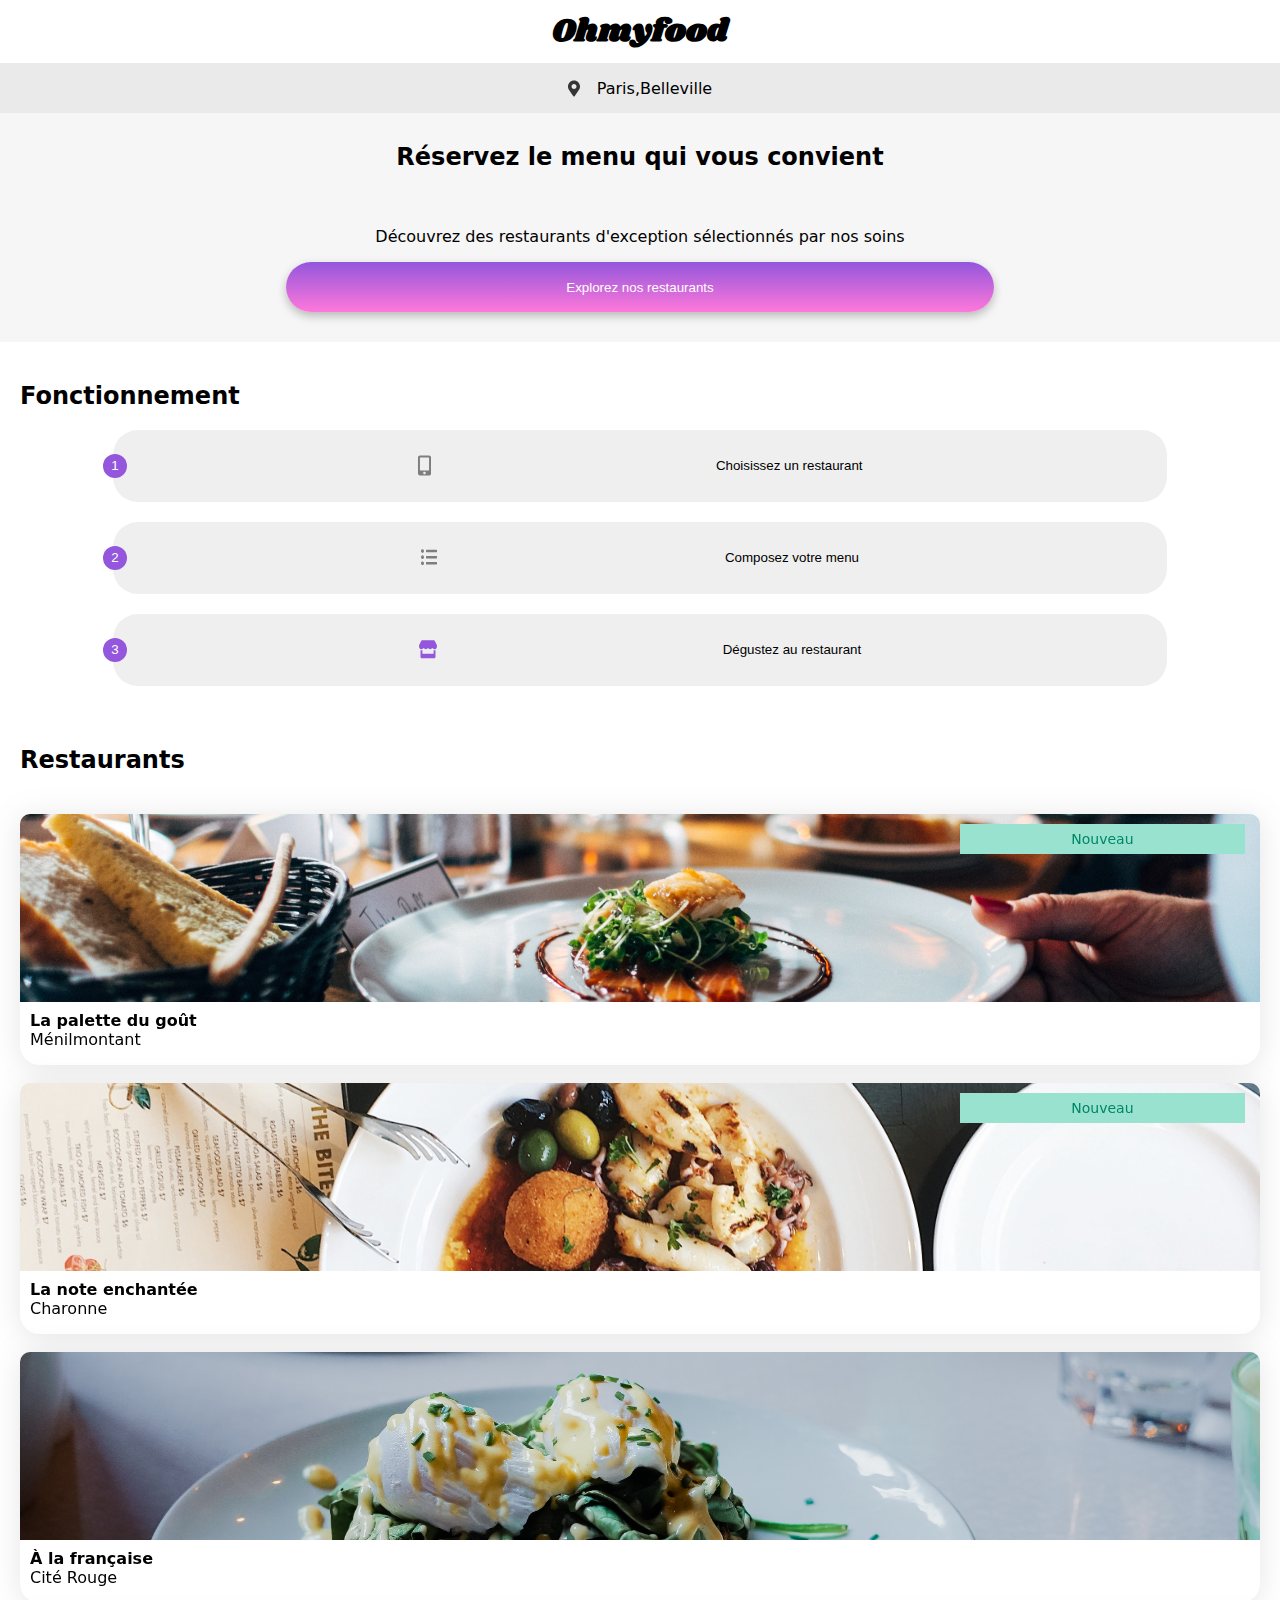
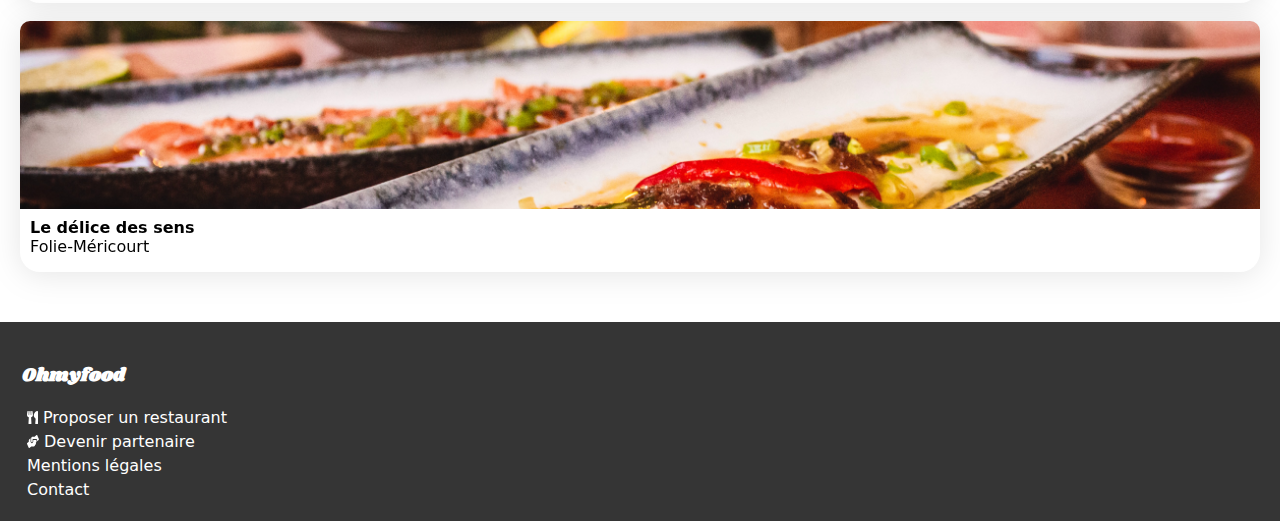
<file: index.html>
<!DOCTYPE html>
<html lang="fr">

<head>
    <meta charset="UTF-8">
    <meta name="viewport" content="width=device-width, initial-scale=1.0">
    <title>Oh-my-food</title>
    <link rel="preconnect" href="https://fonts.googleapis.com">
    <link rel="preconnect" href="https://fonts.gstatic.com" crossorigin>
    <link href="https://fonts.googleapis.com/css2?family=Raleway:wght@400;500;700&display=swap" rel="stylesheet">
    <link rel="stylesheet" href="https://cdnjs.cloudflare.com/ajax/libs/font-awesome/6.2.1/css/all.min.css"
        integrity="sha512-MV7K8+y+gLIBoVD59lQIYicR65iaqukzvf/nwasF0nqhPay5w/9lJmVM2hMDcnK1OnMGCdVK+iQrJ7lzPJQd1w=="
        crossorigin="anonymous" referrerpolicy="no-referrer" />
    <link rel="stylesheet" href="style.css">
    <link rel="stylesheet" href="https://cdnjs.cloudflare.com/ajax/libs/font-awesome/6.2.1/css/all.min.css" integrity="sha512-MV7K8+y+gLIBoVD59lQIYicR65iaqukzvf/nwasF0nqhPay5w/9lJmVM2hMDcnK1OnMGCdVK+iQrJ7lzPJQd1w==" crossorigin="anonymous" referrerpolicy="no-referrer">
</head>

<body>
    <div class="main">
        <header>
            <h1>Ohmyfood</h1>
        </header>
                <div class="localisation"><img class="logo-localisation" src="Images et textes Ohmyfood/images/logo/Pin.svg"> Paris,Belleville</div>

        <section class="titre">
            <h2>Réservez le menu qui vous convient</h2>
            <p>Découvrez des restaurants d'exception sélectionnés par nos soins</p>
            <a href=#liste-restaurants><button>Explorez nos restaurants</button></a>
        </section>

        <section class="accueil">
            <h2>Fonctionnement</h2>
            <div class="guide-d-etapes">
            <button><div class="numero">1</div><img src="Images et textes Ohmyfood/images/logo/mobile-screen-button.svg">Choisissez un restaurant</button>
            <button><div class="numero">2</div><img src="Images et textes Ohmyfood/images/logo/list-ul.svg">Composez votre menu</button>
            <button><div class="numero">3</div><img src="Images et textes Ohmyfood/images/logo/store.svg">Dégustez au restaurant</button>
            </div>
        </section>

        <section class="restaurants1">
            <h2>Restaurants</h2>
            <div id="liste-restaurants" class="liste-restaurants">
            <a href="palette-du-gout.html">
                <article class="card">
                    <div class="badge-nouveau">Nouveau</div>
                    <img class="images-restaurant" src="Images et textes Ohmyfood/images/restaurants/jay-wennington-N_Y88TWmGwA-unsplash.jpg" alt="Image de restaurant">
                    <div class="card-content">
                        <div class="card-txt">
                            <div class="description-restaurants">
                            <h3 class="card-title">La palette du goût</h3>
                            <p class="card-subtitle">Ménilmontant</p>
                            </div>
                            <div class="like"><i class=" fa-regular fa-heart coeur-vide"></i><i class="fa-heart fa-solid coeur-plein"></i></div>
                        </div>
                    </div>
                </article>
            </a>
            <a href="la-note-enchantee.html">
                <article class="card">
                    <div class="badge-nouveau">Nouveau</div>
                    <img class="images-restaurant" src="Images et textes Ohmyfood/images/restaurants/stil-u2Lp8tXIcjw-unsplash.jpg" alt="Image de restaurant">
                    <div class="card-content">
                        <div class="card-txt">
                            <div class="description-restaurants">
                            <h3 class="card-title">La note enchantée</h3>
                            <p class="card-subtitle">Charonne</p>
                            </div>
                            <div class="like"><i class=" fa-regular fa-heart coeur-vide"></i><i class="fa-heart fa-solid coeur-plein"></i></div>
                        </div>
                    </div>
                </article>
            </a>
            <a href="a-la-francaise.html">
                <article class="card">
                    <img class="images-restaurant" src="Images et textes Ohmyfood/images/restaurants/toa-heftiba-DQKerTsQwi0-unsplash.jpg" alt="Image de restaurant">
                    <div class="card-content">
                        <div class="card-txt">
                            <div class="description-restaurants">
                            <h3 class="card-title">À la française</h3>
                            <p class="card-subtitle">Cité Rouge</p>
                            </div>
                            <div class="like"><i class=" fa-regular fa-heart coeur-vide"></i><i class="fa-heart fa-solid coeur-plein"></i></div>
                        </div>
                    </div>
                </article>
            </a>
            <a href="delice-des-sens.html">
                <article class="card">
                    <img class="images-restaurant" src="Images et textes Ohmyfood/images/restaurants/louis-hansel-shotsoflouis-qNBGVyOCY8Q-unsplash.jpg" alt="Image de restaurant">
                    <div class="card-content">
                        <div class="card-txt">
                            <div class="description-restaurants">
                            <h3 class="card-title">Le délice des sens</h3>
                            <p class="card-subtitle">Folie-Méricourt</p>
                            </div>
                            <div class="like"><i class=" fa-regular fa-heart coeur-vide"></i><i class="fa-heart fa-solid coeur-plein"></i></div>
                        </div>
                    </div>
                </article>
            </a>
            </div>
        </section>

    </div>
        <footer>
            <h3>Ohmyfood</h3>
            <div>
                <p><img src="Images et textes Ohmyfood/images/logo/fourchette-couteau.svg">Proposer un restaurant</p>
                <p><img src="Images et textes Ohmyfood/images/logo/partenaires.svg">Devenir partenaire</p>
                <p>Mentions légales</p>
                <a class="contact" href="mailto:elyesbenguirat@gmail.com">Contact</a>
            </div>
        </footer>
</body>
</file>
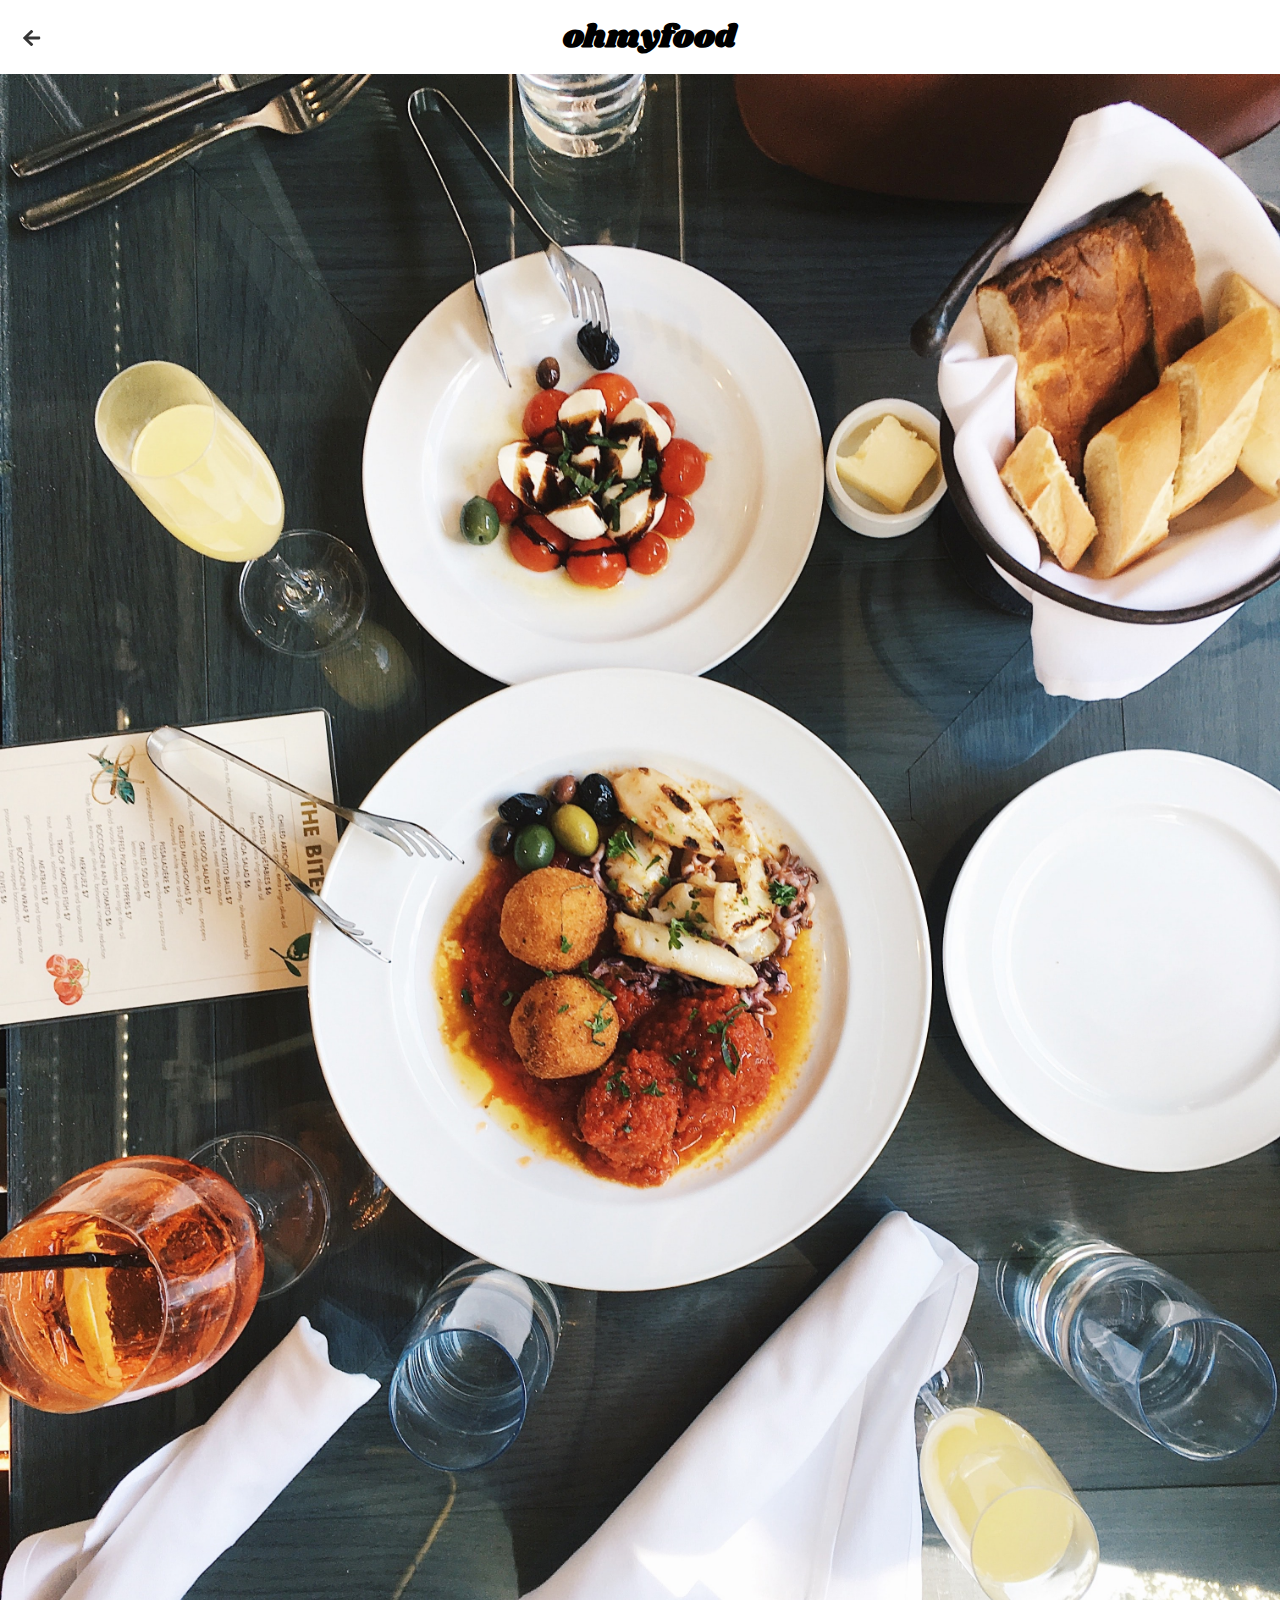
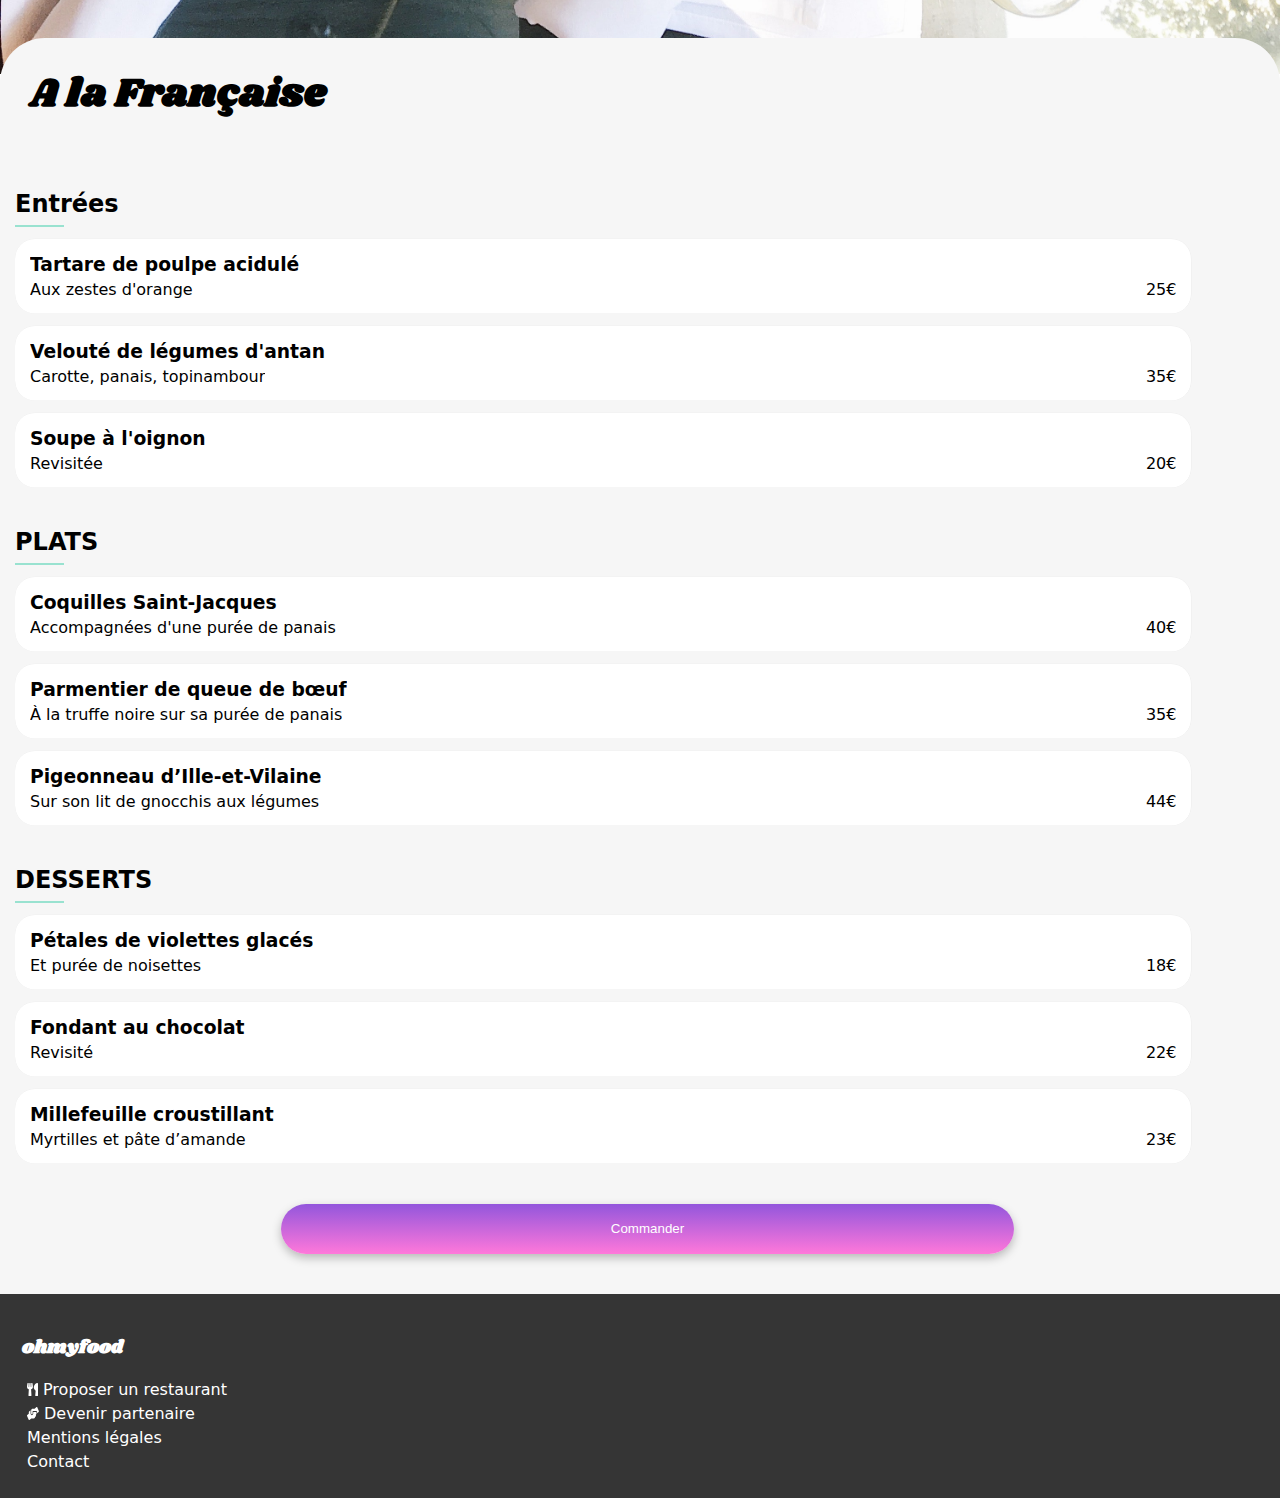
<file: a-la-francaise.html>
<!DOCTYPE html>
<html lang="fr">

<head>
    <meta charset="UTF-8">
    <meta name="viewport" content="width=device-width, initial-scale=1.0">
    <title>Oh-my-food</title>
    <link rel="preconnect" href="https://fonts.googleapis.com">
    <link rel="preconnect" href="https://fonts.gstatic.com" crossorigin>
    <link href="https://fonts.googleapis.com/css2?family=Raleway:wght@400;500;700&display=swap" rel="stylesheet">
    <link rel="stylesheet" href="https://cdnjs.cloudflare.com/ajax/libs/font-awesome/6.2.1/css/all.min.css"
        integrity="sha512-MV7K8+y+gLIBoVD59lQIYicR65iaqukzvf/nwasF0nqhPay5w/9lJmVM2hMDcnK1OnMGCdVK+iQrJ7lzPJQd1w=="
        crossorigin="anonymous" referrerpolicy="no-referrer" />
    <link rel="stylesheet" href="style2.css">
    <link href="https://fonts.google.com/share?selection.family=Shrikhand">
</head>

<body>
    <div class="main">
        <header>
            <a class="retour" href="index.html"><img src="Images et textes Ohmyfood/images/logo/GoBack.svg"></a>
            <div class="titre-d-entete">
            <h1>ohmyfood</h1>
            </div>
        </header>
        <section class="image-de-fond">
            <img src="Images et textes Ohmyfood/images/restaurants/stil-u2Lp8tXIcjw-unsplash.jpg">
        </section>
        <section class="menu">
            <div class="titre">
                <h1>A la Française</h1>
                <div class="like"><i class=" fa-regular fa-heart coeur-vide"></i><i class="fa-heart fa-solid coeur-plein"></i></div>
            </div>
            <article class="entrees">
                <div class="text-underline"><h2>Entrées</h2></div>
                <div class="cartes-menu">
                    <div class="description-commande">
                        <div class="description">
                            <h3>Tartare de poulpe acidulé</h3>
                            <p>Aux zestes d'orange</p>
                        </div>
                        <div class="prix-et-validation">
                            <p>25€</p>
                            <div class="bouton-selection"><img src="Images et textes Ohmyfood/images/logo/Select button.svg"></div>
                        </div>
                    </div>
                    <div class="description-commande">
                        <div class="description">
                            <h3>Velouté de légumes d'antan</h3>
                            <p>Carotte, panais, topinambour</p>
                        </div>
                        <div class="prix-et-validation">
                            <p>35€</p>
                            <div class="bouton-selection"><img src="Images et textes Ohmyfood/images/logo/Select button.svg"></div>
                        </div>
                    </div>
                    <div class="description-commande">
                        <div class="description">
                            <h3>Soupe à l'oignon</h3>
                            <p>Revisitée</p>
                        </div>
                        <div class="prix-et-validation">
                            <p>20€</p>
                            <div class="bouton-selection"><img src="Images et textes Ohmyfood/images/logo/Select button.svg"></div>
                        </div>
                    </div>
                </div>
            </article>
            <article class="plats">
                <div class="text-underline"><h2>PLATS</h2></div>
                <div class="cartes-menu">
                    <div class="description-commande">
                        <div class="description">
                            <h3>Coquilles Saint-Jacques</h3>
                            <p>Accompagnées d'une purée de panais</p>
                        </div>        
                        <div class="prix-et-validation">
                            <p>40€</p>
                            <div class="bouton-selection"><img src="Images et textes Ohmyfood/images/logo/Select button.svg"></div>
                        </div>
                    </div>
                    <div class="description-commande">
                        <div class="description">
                            <h3>Parmentier de queue de bœuf</h3>
                            <p>À la truffe noire sur sa purée de panais</p>
                        </div>
                        <div class="prix-et-validation">
                            <p>35€</p>
                            <div class="bouton-selection"><img src="Images et textes Ohmyfood/images/logo/Select button.svg"></div>
                        </div>
                    </div>
                    <div class="description-commande">
                        <div class="description">
                            <h3>Pigeonneau d’Ille-et-Vilaine</h3>
                            <p>Sur son lit de gnocchis aux légumes</p>
                        </div>
                        <div class="prix-et-validation">
                            <p>44€</p>
                            <div class="bouton-selection"><img src="Images et textes Ohmyfood/images/logo/Select button.svg"></div>
                        </div>
                    </div>
                </div>
            </article>
        
            <article class="desserts">
                <div class="text-underline"><h2>DESSERTS</h2></div>
                <div class="cartes-menu">
                    <div class="description-commande">
                        <div class="description">
                            <h3>Pétales de violettes glacés</h3>
                            <p>Et purée de noisettes</p>
                        </div>
                        <div class="prix-et-validation">
                            <p>18€</p>
                            <div class="bouton-selection"><img src="Images et textes Ohmyfood/images/logo/Select button.svg"></div>
                        </div>
                    </div>
                    <div class="description-commande">
                        <div class="description">
                            <h3>Fondant au chocolat</h3>
                            <p>Revisité</p>
                        </div>
                        <div class="prix-et-validation">
                            <p>22€</p>
                            <div class="bouton-selection"><img src="Images et textes Ohmyfood/images/logo/Select button.svg"></div>
                        </div>
                    </div>
                    <div class="description-commande">
                        <div class="description">
                            <h3>Millefeuille croustillant</h3>
                            <p>Myrtilles et pâte d’amande</p>
                        </div>
                        <div class="prix-et-validation">
                            <p>23€</p>
                            <div class="bouton-selection"><img src="Images et textes Ohmyfood/images/logo/Select button.svg"></div>
                        </div>
                    </div>
                </div>
            </article>
            <div class="commander"><button class="bouton-commande">Commander</button></div>
        </section>
        <footer>
            <h3>ohmyfood</h3>
            <div>
                <p><img src="Images et textes Ohmyfood/images/logo/fourchette-couteau.svg">Proposer un restaurant</p>
                <p><img src="Images et textes Ohmyfood/images/logo/partenaires.svg">Devenir partenaire</p>
                <p>Mentions légales</p>
                <a class="contact" href="mailto:elyesbenguirat@gmail.com">Contact</a>
            </div>
        </footer>
        
    </div>
</body>
</file>
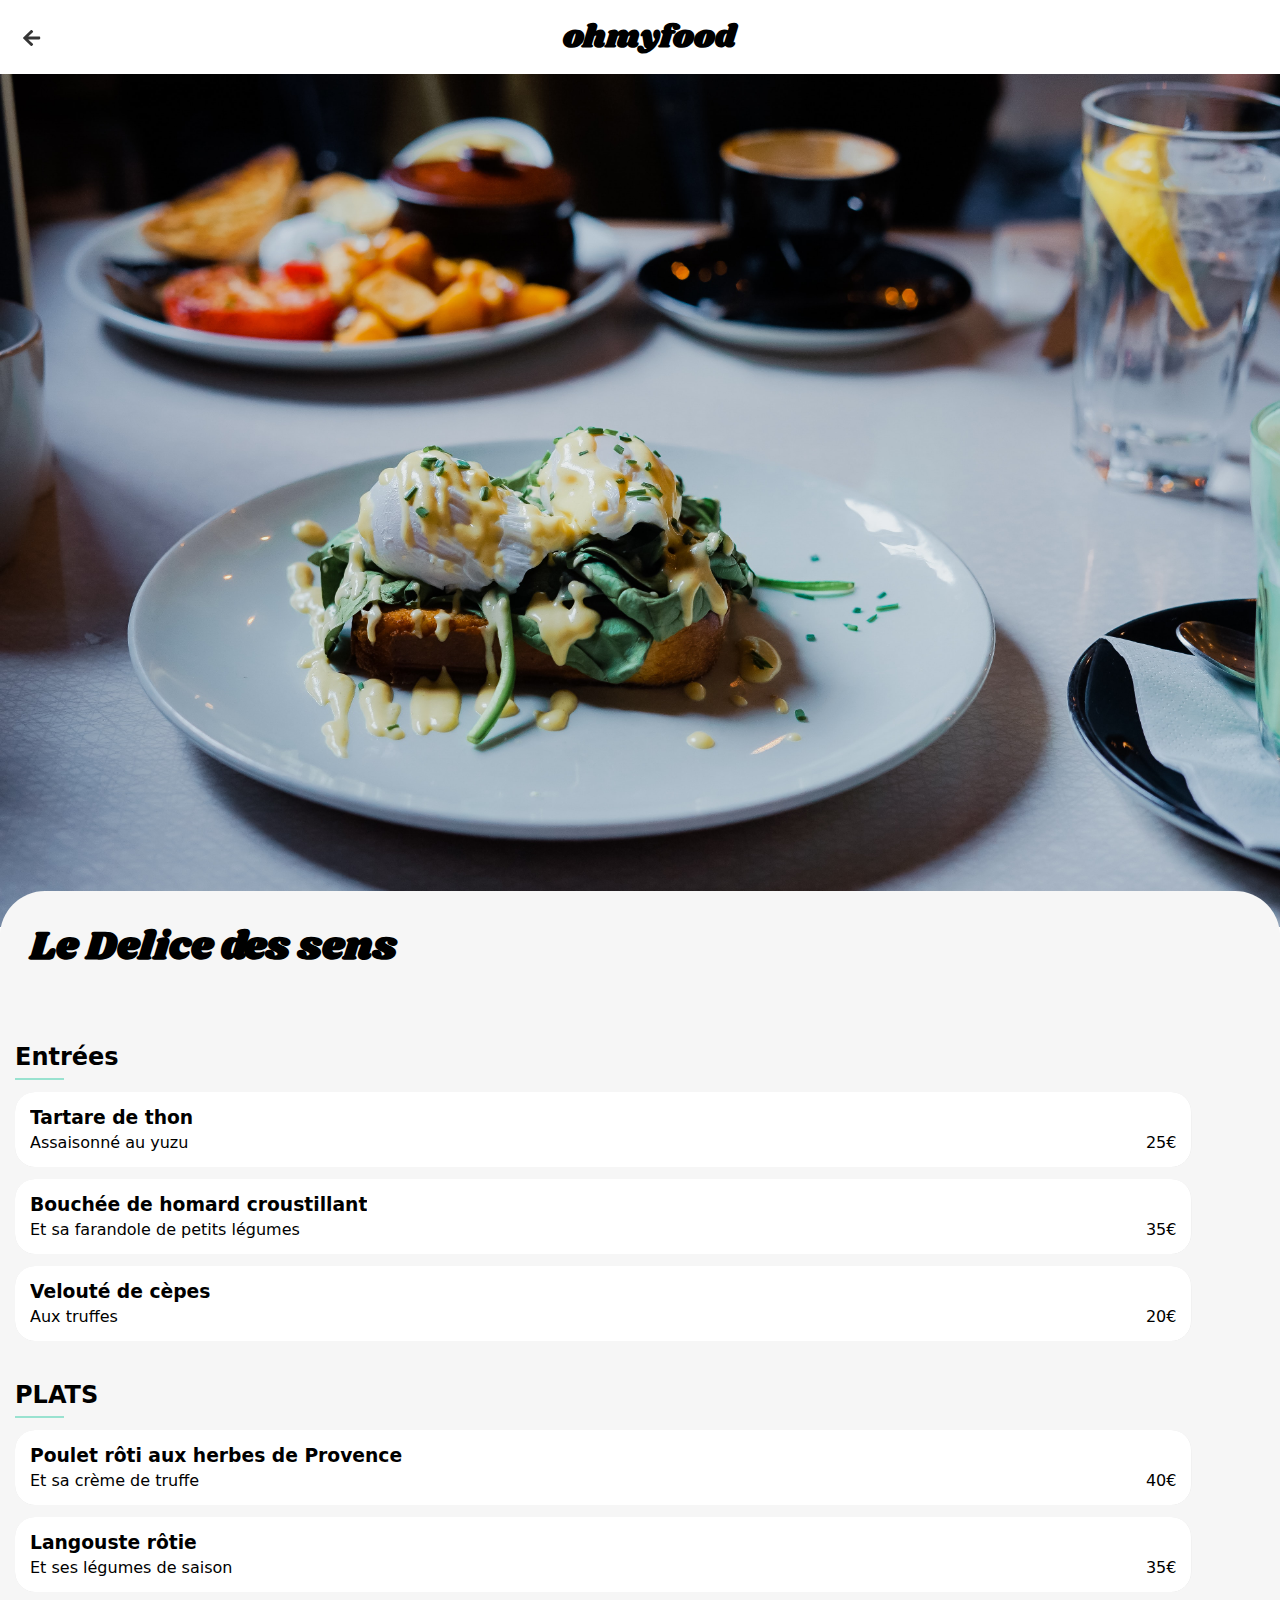
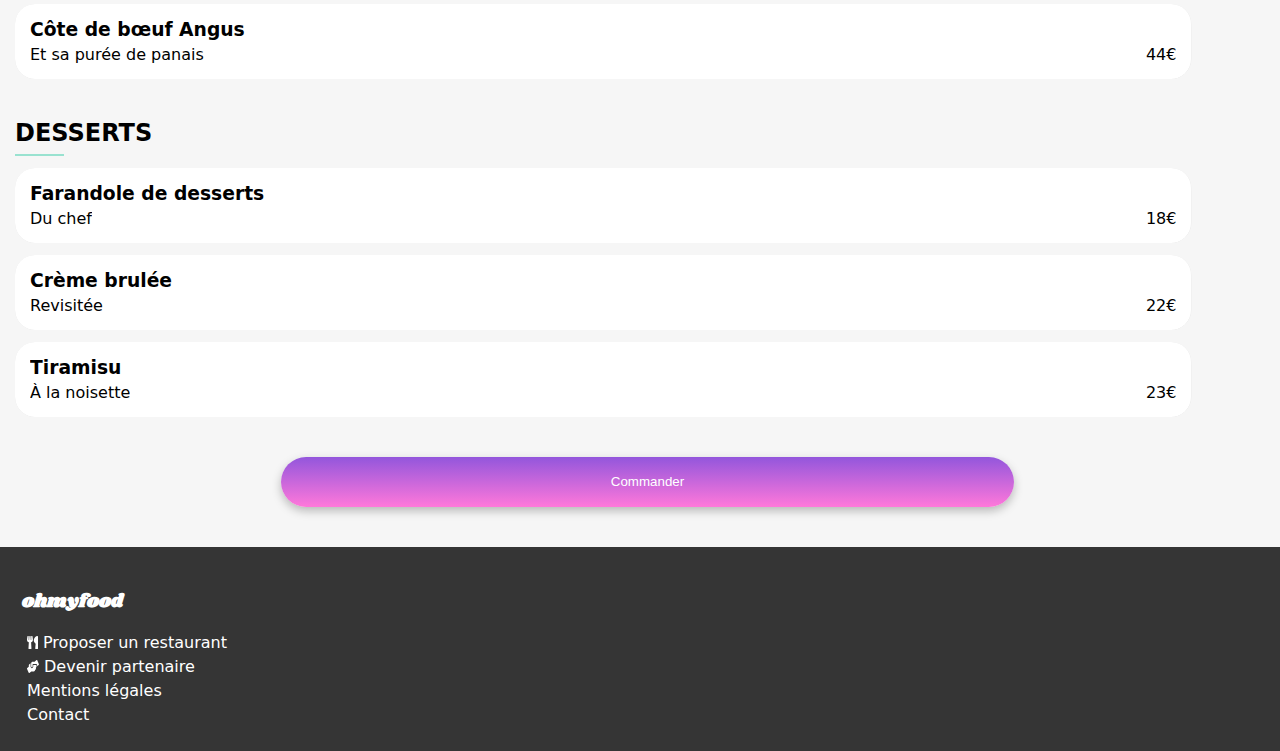
<file: delice-des-sens.html>
<!DOCTYPE html>
<html lang="fr">

<head>
    <meta charset="UTF-8">
    <meta name="viewport" content="width=device-width, initial-scale=1.0">
    <title>Oh-my-food</title>
    <link rel="preconnect" href="https://fonts.googleapis.com">
    <link rel="preconnect" href="https://fonts.gstatic.com" crossorigin>
    <link href="https://fonts.googleapis.com/css2?family=Raleway:wght@400;500;700&display=swap" rel="stylesheet">
    <link rel="stylesheet" href="https://cdnjs.cloudflare.com/ajax/libs/font-awesome/6.2.1/css/all.min.css"
        integrity="sha512-MV7K8+y+gLIBoVD59lQIYicR65iaqukzvf/nwasF0nqhPay5w/9lJmVM2hMDcnK1OnMGCdVK+iQrJ7lzPJQd1w=="
        crossorigin="anonymous" referrerpolicy="no-referrer" />
    <link rel="stylesheet" href="style2.css">
    <link href="https://fonts.google.com/share?selection.family=Shrikhand">
</head>

<body>
    <div class="main">
        <header>
            <a class="retour" href="index.html"><img src="Images et textes Ohmyfood/images/logo/GoBack.svg"></a>
            <div class="titre-d-entete">
            <h1>ohmyfood</h1>
            </div>
        </header>
        <section class="image-de-fond">
            <img src="Images et textes Ohmyfood/images/restaurants/toa-heftiba-DQKerTsQwi0-unsplash.jpg">
        </section>
        <section class="menu">
            <div class="titre">
                <h1>Le Delice des sens</h1>
                <div class="like"><i class=" fa-regular fa-heart coeur-vide"></i><i class="fa-heart fa-solid coeur-plein"></i></div>
            </div>
            <article class="entrees">
                <div class="text-underline"><h2>Entrées</h2></div>
                <div class="cartes-menu">
                    <div class="description-commande">
                        <div class="description">
                            <h3>Tartare de thon</h3>
                            <p>Assaisonné au yuzu</p>
                        </div>
                        <div class="prix-et-validation">
                            <p>25€</p>
                            <div class="bouton-selection"><img src="Images et textes Ohmyfood/images/logo/Select button.svg"></div>
                        </div>
                    </div>
                    <div class="description-commande">
                        <div class="description">
                            <h3>Bouchée de homard croustillant</h3>
                            <p>Et sa farandole de petits légumes</p>
                        </div>
                        <div class="prix-et-validation">
                            <p>35€</p>
                            <div class="bouton-selection"><img src="Images et textes Ohmyfood/images/logo/Select button.svg"></div>
                        </div>
                    </div>
                    <div class="description-commande">
                        <div class="description">
                            <h3>Velouté de cèpes</h3>
                            <p>Aux truffes</p>
                        </div>
                        <div class="prix-et-validation">
                            <p>20€</p>
                            <div class="bouton-selection"><img src="Images et textes Ohmyfood/images/logo/Select button.svg"></div>
                        </div>
                    </div>
                </div>
            </article>
            <article class="plats">
                <div class="text-underline"><h2>PLATS</h2></div>
                <div class="cartes-menu">
                    <div class="description-commande">
                        <div class="description">
                            <h3>Poulet rôti aux herbes de Provence</h3>
                            <p>Et sa crème de truffe</p>
                        </div>        
                        <div class="prix-et-validation">
                            <p>40€</p>
                            <div class="bouton-selection"><img src="Images et textes Ohmyfood/images/logo/Select button.svg"></div>
                        </div>
                    </div>
                    <div class="description-commande">
                        <div class="description">
                            <h3>Langouste rôtie</h3>
                            <p>Et ses légumes de saison</p>
                        </div>
                        <div class="prix-et-validation">
                            <p>35€</p>
                            <div class="bouton-selection"><img src="Images et textes Ohmyfood/images/logo/Select button.svg"></div>
                        </div>
                    </div>
                    <div class="description-commande">
                        <div class="description">
                            <h3>Côte de bœuf Angus</h3>
                            <p>Et sa purée de panais</p>
                        </div>
                        <div class="prix-et-validation">
                            <p>44€</p>
                            <div class="bouton-selection"><img src="Images et textes Ohmyfood/images/logo/Select button.svg"></div>
                        </div>
                    </div>
                </div>
            </article>
        
            <article class="desserts">
                <div class="text-underline"><h2>DESSERTS</h2></div>
                <div class="cartes-menu">
                    <div class="description-commande">
                        <div class="description">
                            <h3>Farandole de desserts</h3>
                            <p>Du chef</p>
                        </div>
                        <div class="prix-et-validation">
                            <p>18€</p>
                            <div class="bouton-selection"><img src="Images et textes Ohmyfood/images/logo/Select button.svg"></div>
                        </div>
                    </div>
                    <div class="description-commande">
                        <div class="description">
                            <h3>Crème brulée</h3>
                            <p>Revisitée</p>
                        </div>
                        <div class="prix-et-validation">
                            <p>22€</p>
                            <div class="bouton-selection"><img src="Images et textes Ohmyfood/images/logo/Select button.svg"></div>
                        </div>
                    </div>
                    <div class="description-commande">
                        <div class="description">
                            <h3>Tiramisu</h3>
                            <p>À la noisette</p>
                        </div>
                        <div class="prix-et-validation">
                            <p>23€</p>
                            <div class="bouton-selection"><img src="Images et textes Ohmyfood/images/logo/Select button.svg"></div>
                        </div>
                    </div>
                </div>
            </article>
            <div class="commander"><button class="bouton-commande">Commander</button></div>
        </section>
        <footer>
            <h3>ohmyfood</h3>
            <div>
                <p><img src="Images et textes Ohmyfood/images/logo/fourchette-couteau.svg">Proposer un restaurant</p>
                <p><img src="Images et textes Ohmyfood/images/logo/partenaires.svg">Devenir partenaire</p>
                <p>Mentions légales</p>
                <a class="contact" href="mailto:elyesbenguirat@gmail.com">Contact</a>
            </div>
        </footer>
        
    </div>
</body>
</file>
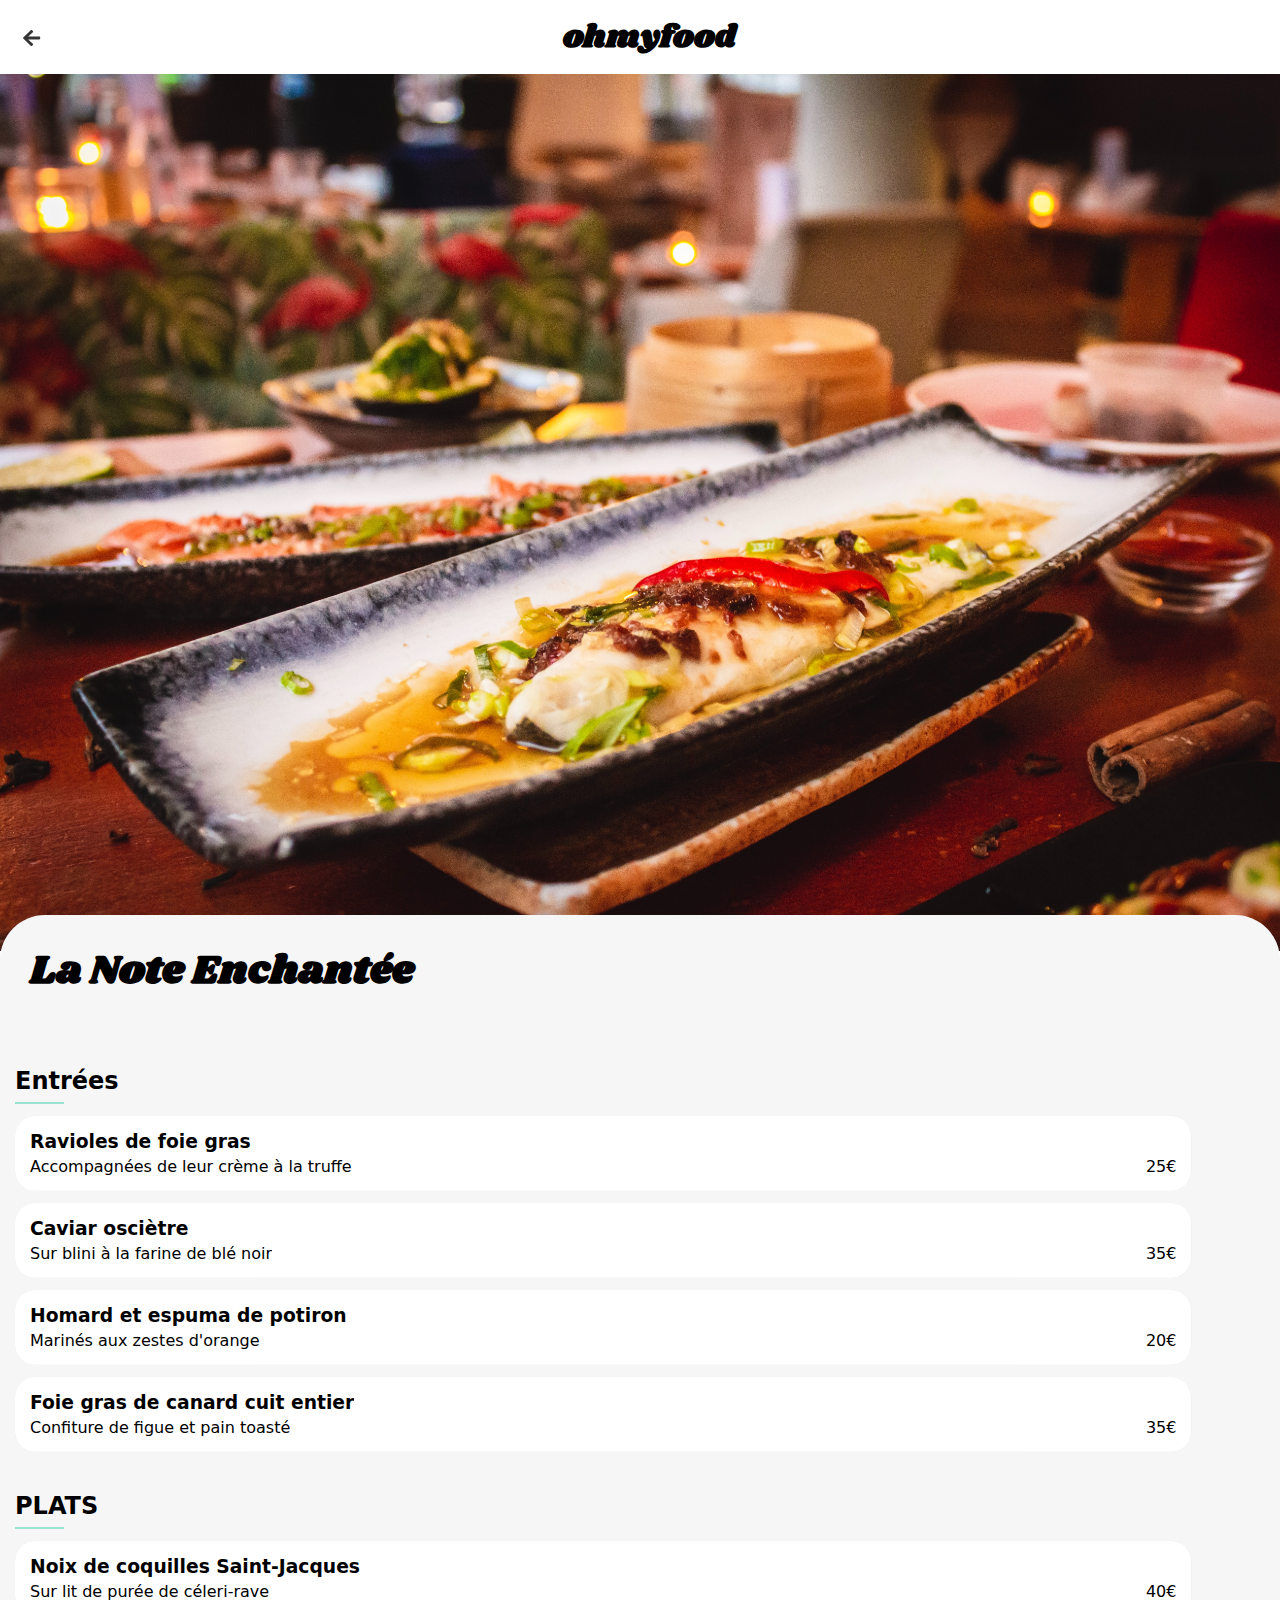
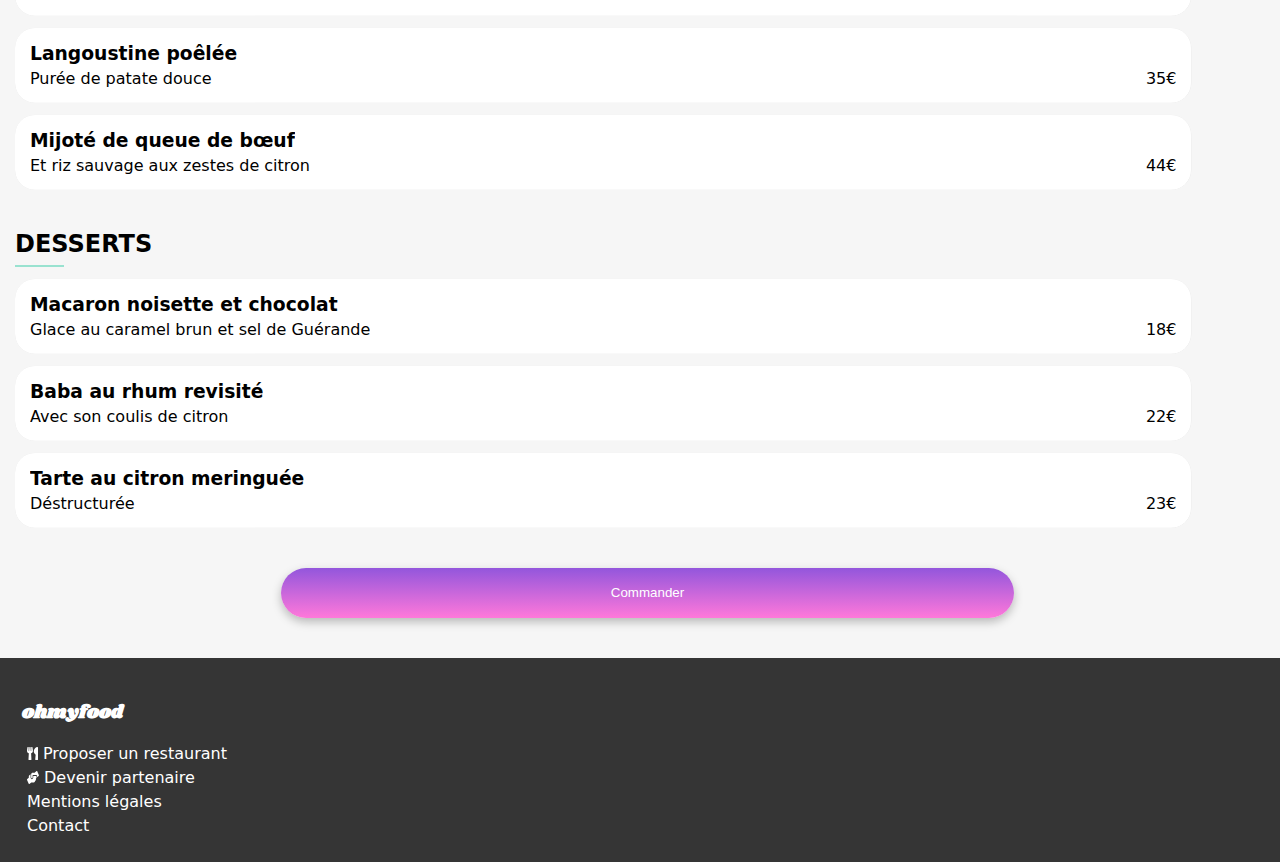
<file: la-note-enchantee.html>
<!DOCTYPE html>
<html lang="fr">

<head>
    <meta charset="UTF-8">
    <meta name="viewport" content="width=device-width, initial-scale=1.0">
    <title>Oh-my-food</title>
    <link rel="preconnect" href="https://fonts.googleapis.com">
    <link rel="preconnect" href="https://fonts.gstatic.com" crossorigin>
    <link href="https://fonts.googleapis.com/css2?family=Raleway:wght@400;500;700&display=swap" rel="stylesheet">
    <link rel="stylesheet" href="https://cdnjs.cloudflare.com/ajax/libs/font-awesome/6.2.1/css/all.min.css"
        integrity="sha512-MV7K8+y+gLIBoVD59lQIYicR65iaqukzvf/nwasF0nqhPay5w/9lJmVM2hMDcnK1OnMGCdVK+iQrJ7lzPJQd1w=="
        crossorigin="anonymous" referrerpolicy="no-referrer" />
    <link rel="stylesheet" href="style2.css">
    <link href="https://fonts.google.com/share?selection.family=Shrikhand">
</head>

<body>
    <div class="main">
        <header>
            <a class="retour" href="index.html"><img src="Images et textes Ohmyfood/images/logo/GoBack.svg"></a>
            <div class="titre-d-entete">
            <h1>ohmyfood</h1>
            </div>
        </header>
        <section class="image-de-fond">
            <img src="Images et textes Ohmyfood/images/restaurants/louis-hansel-shotsoflouis-qNBGVyOCY8Q-unsplash.jpg">
        </section>
        <section class="menu">
            <div class="titre">
                <h1>La Note Enchantée</h1>
                <div class="like"><i class=" fa-regular fa-heart coeur-vide"></i><i class="fa-heart fa-solid coeur-plein"></i></div>
            </div>
            <article class="entrees">
                <div class="text-underline"><h2>Entrées</h2></div>
                <div class="cartes-menu">
                    <div class="description-commande">
                        <div class="description">
                            <h3>Ravioles de foie gras</h3>
                            <p>Accompagnées de leur crème à la truffe</p>
                        </div>
                        <div class="prix-et-validation">
                            <p>25€</p>
                            <div class="bouton-selection"><img src="Images et textes Ohmyfood/images/logo/Select button.svg"></div>
                        </div>
                    </div>
                    <div class="description-commande">
                        <div class="description">
                            <h3>Caviar osciètre</h3>
                            <p>Sur blini à la farine de blé noir</p>
                        </div>
                        <div class="prix-et-validation">
                            <p>35€</p>
                            <div class="bouton-selection"><img src="Images et textes Ohmyfood/images/logo/Select button.svg"></div>
                        </div>
                    </div>
                    <div class="description-commande">
                        <div class="description">
                            <h3>Homard et espuma de potiron</h3>
                            <p>Marinés aux zestes d'orange</p>
                        </div>
                        <div class="prix-et-validation">
                            <p>20€</p>
                            <div class="bouton-selection"><img src="Images et textes Ohmyfood/images/logo/Select button.svg"></div>
                        </div>
                    </div>
                    <div class="description-commande">
                        <div class="description">
                            <h3>Foie gras de canard cuit entier</h3>
                            <p>Confiture de figue et pain toasté</p>
                        </div>
                        <div class="prix-et-validation">
                            <p>35€</p>
                            <div class="bouton-selection"><img src="Images et textes Ohmyfood/images/logo/Select button.svg"></div>
                        </div>
                    </div>
                </div>
            </article>
            <article class="plats">
                <div class="text-underline"><h2>PLATS</h2></div>
                <div class="cartes-menu">
                    <div class="description-commande">
                        <div class="description">
                            <h3>Noix de coquilles Saint-Jacques</h3>
                            <p>Sur lit de purée de céleri-rave</p>
                        </div>        
                        <div class="prix-et-validation">
                            <p>40€</p>
                            <div class="bouton-selection"><img src="Images et textes Ohmyfood/images/logo/Select button.svg"></div>
                        </div>
                    </div>
                    <div class="description-commande">
                        <div class="description">
                            <h3>Langoustine poêlée</h3>
                            <p>Purée de patate douce</p>
                        </div>
                        <div class="prix-et-validation">
                            <p>35€</p>
                            <div class="bouton-selection"><img src="Images et textes Ohmyfood/images/logo/Select button.svg"></div>
                        </div>
                    </div>
                    <div class="description-commande">
                        <div class="description">
                            <h3>Mijoté de queue de bœuf</h3>
                            <p>Et riz sauvage aux zestes de citron</p>
                        </div>
                        <div class="prix-et-validation">
                            <p>44€</p>
                            <div class="bouton-selection"><img src="Images et textes Ohmyfood/images/logo/Select button.svg"></div>
                        </div>
                    </div>
                </div>
            </article>
        
            <article class="desserts">
                <div class="text-underline"><h2>DESSERTS</h2></div>
                <div class="cartes-menu">
                    <div class="description-commande">
                        <div class="description">
                            <h3>Macaron noisette et chocolat</h3>
                            <p>Glace au caramel brun et sel de Guérande</p>
                        </div>
                        <div class="prix-et-validation">
                            <p>18€</p>
                            <div class="bouton-selection"><img src="Images et textes Ohmyfood/images/logo/Select button.svg"></div>
                        </div>
                    </div>
                    <div class="description-commande">
                        <div class="description">
                            <h3>Baba au rhum revisité</h3>
                            <p>Avec son coulis de citron</p>
                        </div>
                        <div class="prix-et-validation">
                            <p>22€</p>
                            <div class="bouton-selection"><img src="Images et textes Ohmyfood/images/logo/Select button.svg"></div>
                        </div>
                    </div>
                    <div class="description-commande">
                        <div class="description">
                            <h3>Tarte au citron meringuée</h3>
                            <p>Déstructurée</p>
                        </div>
                        <div class="prix-et-validation">
                            <p>23€</p>
                            <div class="bouton-selection"><img src="Images et textes Ohmyfood/images/logo/Select button.svg"></div>
                        </div>
                    </div>
                </div>
            </article>
            <div class="commander"><button class="bouton-commande">Commander</button></div>
        </section>
        <footer>
            <h3>ohmyfood</h3>
            <div>
                <p><img src="Images et textes Ohmyfood/images/logo/fourchette-couteau.svg">Proposer un restaurant</p>
                <p><img src="Images et textes Ohmyfood/images/logo/partenaires.svg">Devenir partenaire</p>
                <p>Mentions légales</p>
                <a class="contact" href="mailto:elyesbenguirat@gmail.com">Contact</a>
            </div>
        </footer>
        
    </div>
</body>
</file>
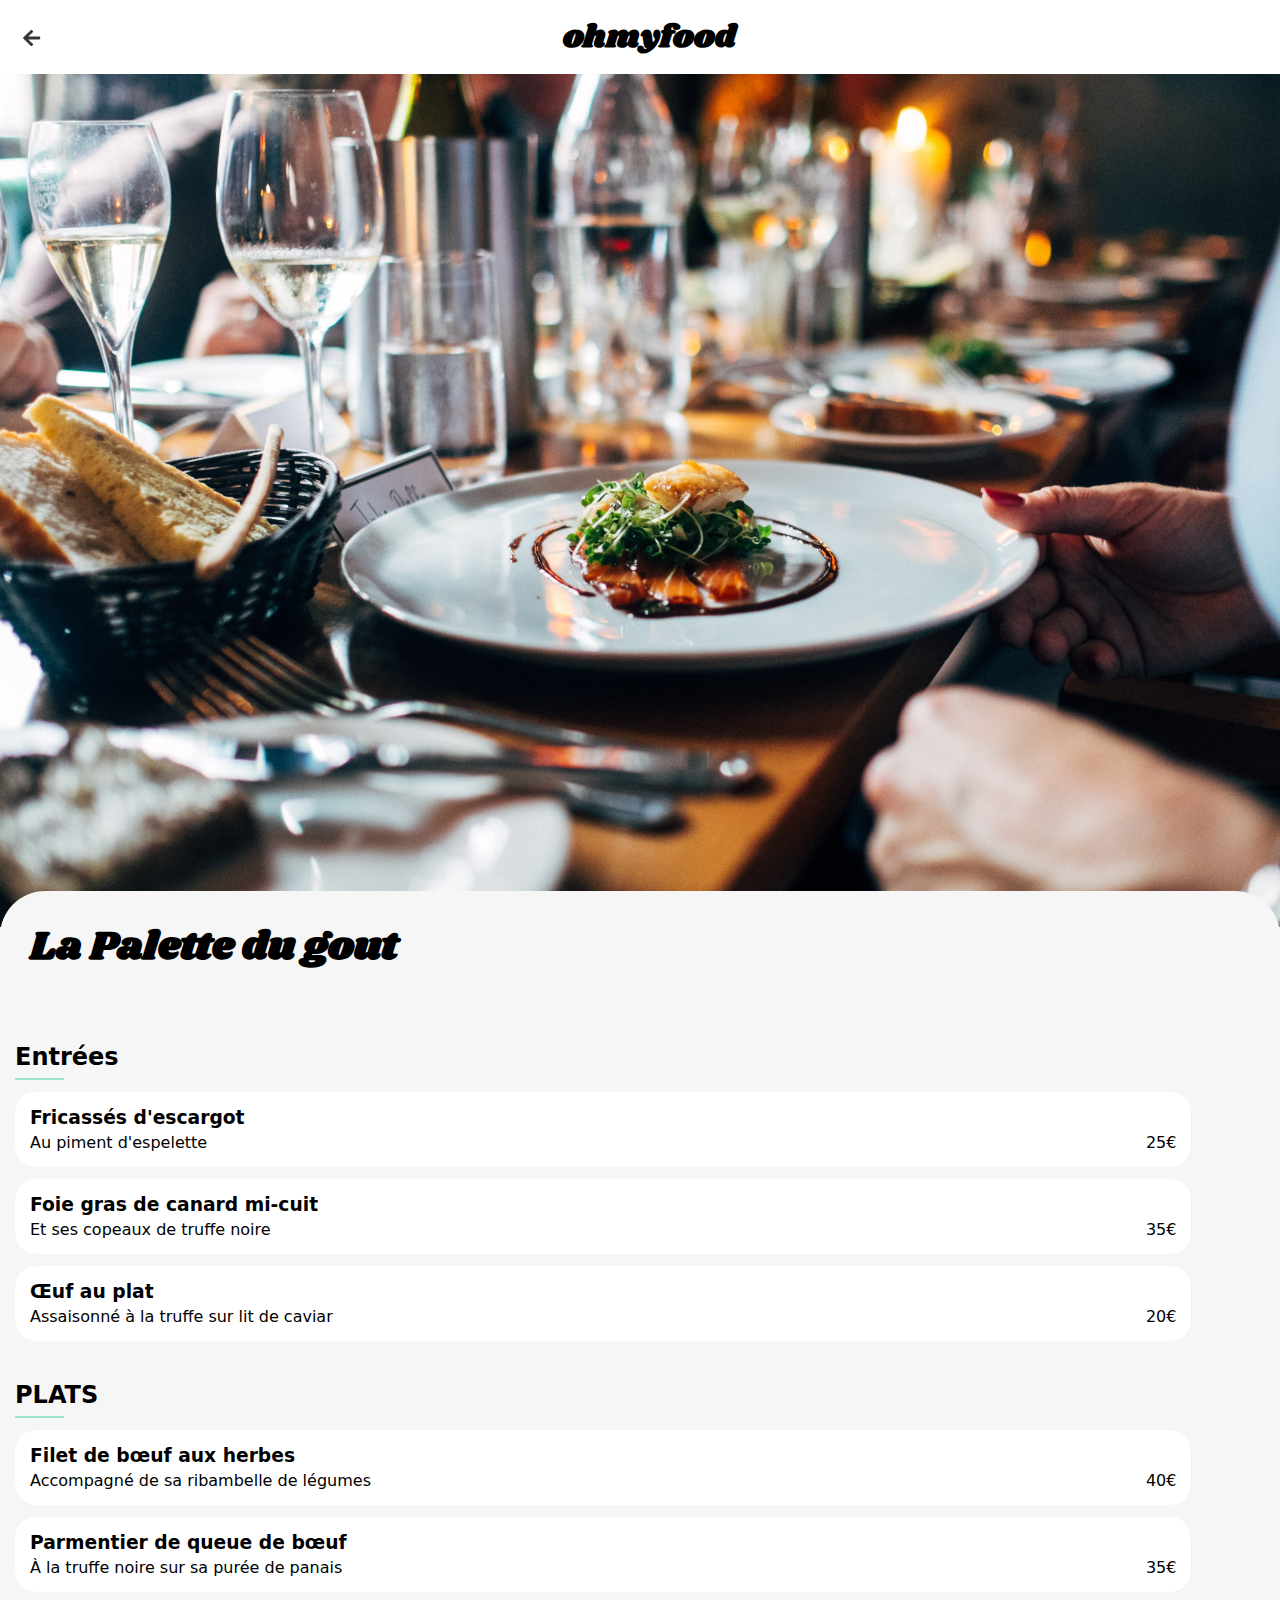
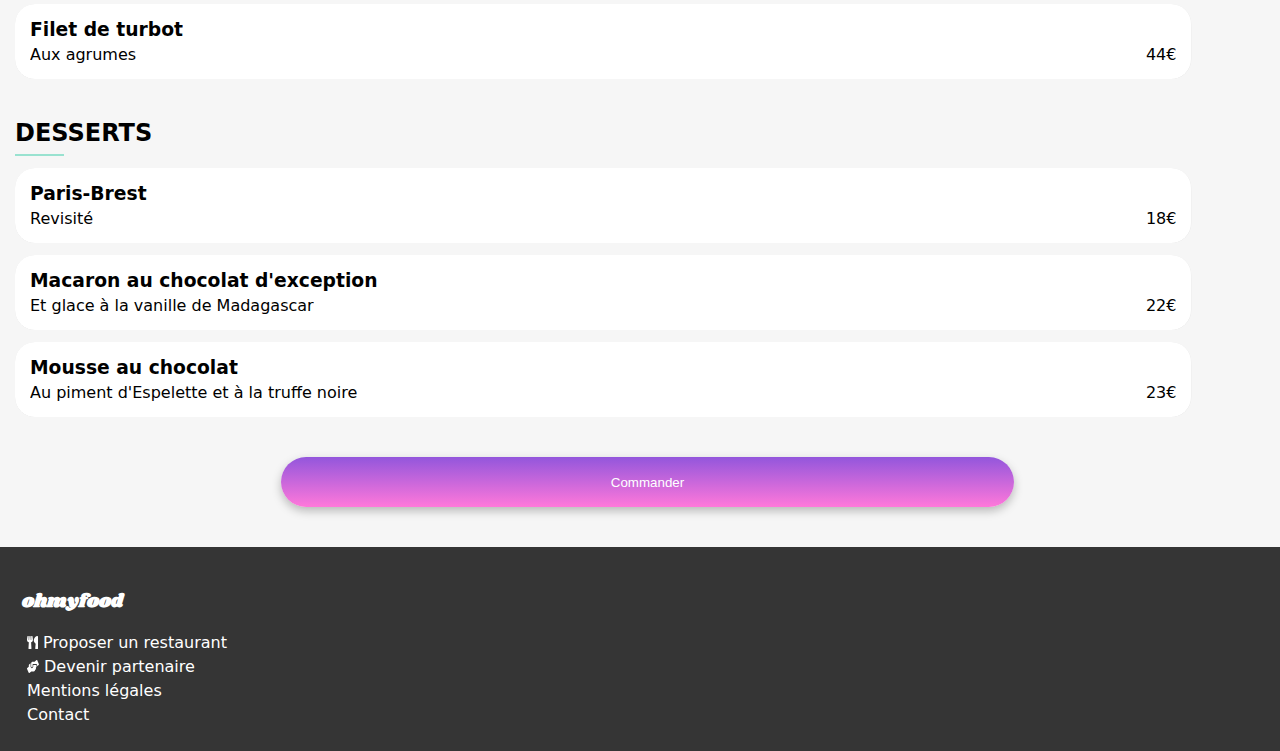
<file: palette-du-gout.html>
<!DOCTYPE html>
<html lang="fr">

<head>
    <meta charset="UTF-8">
    <meta name="viewport" content="width=device-width, initial-scale=1.0">
    <title>Oh-my-food</title>
    <link rel="preconnect" href="https://fonts.googleapis.com">
    <link rel="preconnect" href="https://fonts.gstatic.com" crossorigin>
    <link href="https://fonts.googleapis.com/css2?family=Raleway:wght@400;500;700&display=swap" rel="stylesheet">
    <link rel="stylesheet" href="https://cdnjs.cloudflare.com/ajax/libs/font-awesome/6.2.1/css/all.min.css"
        integrity="sha512-MV7K8+y+gLIBoVD59lQIYicR65iaqukzvf/nwasF0nqhPay5w/9lJmVM2hMDcnK1OnMGCdVK+iQrJ7lzPJQd1w=="
        crossorigin="anonymous" referrerpolicy="no-referrer" />
    <link rel="stylesheet" href="style2.css">
    <link href="https://fonts.google.com/share?selection.family=Shrikhand">
</head>

<body>
    <div class="main">
        <header>
            <a class="retour" href="index.html"><img src="Images et textes Ohmyfood/images/logo/GoBack.svg"></a>
            <div class="titre-d-entete">
            <h1>ohmyfood</h1>
            </div>
        </header>
        <section class="image-de-fond">
            <img src="Images et textes Ohmyfood/images/restaurants/jay-wennington-N_Y88TWmGwA-unsplash.jpg">
        </section>
        <section class="menu">
            <div class="titre">
                <h1>La Palette du gout</h1>
                <div class="like"><i class=" fa-regular fa-heart coeur-vide"></i><i class="fa-heart fa-solid coeur-plein"></i></div>
            </div>
            <article class="entrees">
                <div class="text-underline"><h2>Entrées</h2></div>
                <div class="cartes-menu">
                    <div class="description-commande">
                        <div class="description">
                            <h3>Fricassés d'escargot</h3>
                            <p>Au piment d'espelette</p>
                        </div>
                        <div class="prix-et-validation">
                            <p>25€</p>
                            <div class="bouton-selection"><img src="Images et textes Ohmyfood/images/logo/Select button.svg"></div>
                        </div>
                    </div>
                    <div class="description-commande">
                        <div class="description">
                            <h3>Foie gras de canard mi-cuit</h3>
                            <p>Et ses copeaux de truffe noire</p>
                        </div>
                        <div class="prix-et-validation">
                            <p>35€</p>
                            <div class="bouton-selection"><img src="Images et textes Ohmyfood/images/logo/Select button.svg"></div>
                        </div>
                    </div>
                    <div class="description-commande">
                        <div class="description">
                            <h3>Œuf au plat</h3>
                            <p>Assaisonné à la truffe sur lit de caviar</p>
                        </div>
                        <div class="prix-et-validation">
                            <p>20€</p>
                            <div class="bouton-selection"><img src="Images et textes Ohmyfood/images/logo/Select button.svg"></div>
                        </div>
                    </div>
                </div>
            </article>
            <article class="plats">
                <div class="text-underline"><h2>PLATS</h2></div>
                <div class="cartes-menu">
                    <div class="description-commande">
                        <div class="description">
                            <h3>Filet de bœuf aux herbes</h3>
                            <p>Accompagné de sa ribambelle de légumes</p>
                        </div>        
                        <div class="prix-et-validation">
                            <p>40€</p>
                            <div class="bouton-selection"><img src="Images et textes Ohmyfood/images/logo/Select button.svg"></div>
                        </div>
                    </div>
                    <div class="description-commande">
                        <div class="description">
                            <h3>Parmentier de queue de bœuf</h3>
                            <p>À la truffe noire sur sa purée de panais</p>
                        </div>
                        <div class="prix-et-validation">
                            <p>35€</p>
                            <div class="bouton-selection"><img src="Images et textes Ohmyfood/images/logo/Select button.svg"></div>
                        </div>
                    </div>
                    <div class="description-commande">
                        <div class="description">
                            <h3>Filet de turbot</h3>
                            <p>Aux agrumes</p>
                        </div>
                        <div class="prix-et-validation">
                            <p>44€</p>
                            <div class="bouton-selection"><img src="Images et textes Ohmyfood/images/logo/Select button.svg"></div>
                        </div>
                    </div>
                </div>
            </article>
        
            <article class="desserts">
                <div class="text-underline"><h2>DESSERTS</h2></div>
                <div class="cartes-menu">
                    <div class="description-commande">
                        <div class="description">
                            <h3>Paris-Brest</h3>
                            <p>Revisité</p>
                        </div>
                        <div class="prix-et-validation">
                            <p>18€</p>
                            <div class="bouton-selection"><img src="Images et textes Ohmyfood/images/logo/Select button.svg"></div>
                        </div>
                    </div>
                    <div class="description-commande">
                        <div class="description">
                            <h3>Macaron au chocolat d'exception</h3>
                            <p>Et glace à la vanille de Madagascar</p>
                        </div>
                        <div class="prix-et-validation">
                            <p>22€</p>
                            <div class="bouton-selection"><img src="Images et textes Ohmyfood/images/logo/Select button.svg"></div>
                        </div>
                    </div>
                    <div class="description-commande">
                        <div class="description">
                            <h3>Mousse au chocolat</h3>
                            <p>Au piment d'Espelette et à la truffe noire</p>
                        </div>
                        <div class="prix-et-validation">
                            <p>23€</p>
                            <div class="bouton-selection"><img src="Images et textes Ohmyfood/images/logo/Select button.svg"></div>
                        </div>
                    </div>
                </div>
            </article>
            <div class="commander"><button class="bouton-commande">Commander</button></div>
        </section>
        <footer>
            <h3>ohmyfood</h3>
            <div>
                <p><img src="Images et textes Ohmyfood/images/logo/fourchette-couteau.svg">Proposer un restaurant</p>
                <p><img src="Images et textes Ohmyfood/images/logo/partenaires.svg">Devenir partenaire</p>
                <p>Mentions légales</p>
                <a class="contact" href="mailto:elyesbenguirat@gmail.com">Contact</a>
            </div>
        </footer>
        
    </div>
</body>
</file>
<file: style.css>
@font-face {
  font-family: "Shrikhand";
  src: url("font/Shrikhand.ttf") format("truetype");
}

body {
  margin: 0px;
  font-family: system-ui, -apple-system, BlinkMacSystemFont, 'Segoe UI', Roboto, Oxygen, Ubuntu, Cantarell, 'Open Sans', 'Helvetica Neue', sans-serif;
}

.card {
  background-color: white;
  border-radius: 20px;
  filter: drop-shadow(0px 3px 15px rgba(0, 0, 0, 0.1));
}

.card img {
  object-fit: cover;
  height: 75%;
}

.card-title {
  font-size: 16px;
}

header {
  display: flex;
  font-weight: bold;
  justify-content: space-around;
  align-items: center;
  height: 63px;
  box-shadow: 5px 5px 5px #aaa;
  font-family: "Shrikhand";
}

h1 {
  font-family: 'Shrikhand' ,sans-serif;
}

.localisation {
  display: flex;
  justify-content: center;
  align-items: center;
  background-color: #EAEAEA;
  font-weight: 500;
  height: 50px;
  gap: 17px;
}

.titre {
  background-color: #f6f6f6;
  display: flex;
  justify-content: space-around;
  flex-direction: column;
  padding: 30px;
  align-items: center;
  text-align: center;
}

.titre a {
  width: 58%;
}

.titre h2 {
  height: 68px;
  margin: 0px;
}

.titre button {
  background: linear-gradient(#9356dc, #ff78da);
  border-radius: 25px;
  width: 100%;
  height: 50px;
  border: 0px;
  color: white;
  box-shadow: 0px 4px 10px 0px rgba(0, 0, 0, 0.25);
  transition-property: opacity , box-shadow;
  transition-duration: 500ms;
}

.titre button:hover {
  opacity: 0.85;
  box-shadow: 0px 4px 15px 0px rgba(0, 0, 0, 0.35);
}

.accueil {
  display: flex;
  padding: 20px;
  align-items: flex-start;
  flex-direction: column;
}

.guide-d-etapes {
  width: 100%;
  display: flex;
  flex-direction: column;
  align-items: center;
  gap: 20px;
}

.accueil button {
  height: 72px;
  width: 85%;
  border-radius: 25px;
  border: 0px;
  display: flex;
  align-items: center;
  justify-content: space-evenly;
  padding: 20px;
  position: relative;
}

.numero {
  display: flex;
  justify-content: center;
  align-items: center;
  background-color: #9356DC;
  color: white;
  border-radius: 50%;
  height: 24px;
  width: 24px;
  position: absolute;
  left: -10px;
}

/***Restaurants***/
.restaurants1 {
  display: flex;
  flex-direction: column;
  justify-content: center;
  gap: 20px;
  padding: 20px;
}

#liste-restaurants {
  display: flex;
  flex-direction: column;
  align-items: center;
  gap: 18px;
  width: 100%;
}

.badge-nouveau {
  display: flex;
  justify-content: center;
  align-items: center;
  position: absolute;
  top: 10px;
  right: 15px;
  width: 23%;
  height: 12%;
  font-weight: 500;
  background-color: #99E2D0;
  color: #008766;
  font-size: 14px;
}

.restaurants1 a {
  width: 100%;
  text-decoration: none;
}

.restaurants1 .card {
  height: 251px;
}

.restaurants1 .card-txt {
  display: flex;
  flex-direction: row;
  gap: 10px;
  font-size: 16px;
  padding-left: 10px;
  padding-top: 5px;
  align-items: center;
}

.description-restaurants {
  width: 80%;
}

.restaurants1 .card-content h3 {
  margin: 0px;
  color: black;
}

.restaurants1 .card-content p {
  margin: 0px;
  color: black;
}

.images-restaurant {
  height: 200px;
  width: 100%;
  border-top-left-radius: 10px;
  border-top-right-radius: 10px;
}

.like {
  display: flex;
  font-size: 22px;
  color: black;
  justify-content: center;
  align-items: center;
  width: 20%;
}

.coeur-plein {
  color: transparent;
  background: linear-gradient(#9356DC, #FF79DA);
  background-clip: text;
  -webkit-background-clip: text;
  opacity: 0;
  transition: opacity 2s;
  position: absolute;
}

.coeur-plein:hover {
  opacity: 1;
}

/**Footer**/
footer {
  padding: 22px;
  background-color: #353535;
  color: white;
  gap: 16px;
  margin-top: 30px;
}

footer p {
  margin: 5px;
  display: flex;
  gap: 5px;
  align-items: center;
}

footer img {
  color: #ffff;
}

footer h3 {
  font-family: 'Shrikhand' ,sans-serif;
}

.contact {
  text-decoration: none;
  color: white;
  margin: 5px;
}
</file>
<file: style2.css>
@font-face {
  font-family: "Shrikhand";
  src: url("font/Shrikhand.ttf") format("truetype");
}

header {
  display: flex;
  padding: 14px 89px 13px 17px;
  font-family: 'Shrikhand' ,sans-serif;
}

header a {
  flex: 0 0 auto;
}

header .titre-d-entete {
  flex: 1;
  display: flex;
  justify-content: center;
  align-items: center;
  padding-left: 16px;
  padding-right: 19px;
}

header .titre-d-entete h1 {
  margin: 0px;
}

.retour {
  display: flex;
  align-items: center;
  width: 8%;
}

.image-de-fond img {
  width: 100%;
  position: relative;
}

body {
  margin: 0px;
  font-family: system-ui, -apple-system, BlinkMacSystemFont, 'Segoe UI', Roboto, Oxygen, Ubuntu, Cantarell, 'Open Sans', 'Helvetica Neue', sans-serif;
}

.text-underline {
  border-bottom: 2px solid #99E2D0;
  height: 35px;
  width: 49px;
  position: relative;
}

.text-underline h2 {
  margin: 0px;
  position: absolute;
}

.like {
  display: flex;
  font-size: 22px;
  color: black;
  justify-content: center;
  align-items: center;
}

.coeur-plein {
  color: transparent;
  background: linear-gradient(#9356DC, #FF79DA);
  background-clip: text;
  -webkit-background-clip: text;
  opacity: 0;
  transition: opacity 1s;
  position: absolute;
}

.coeur-plein:hover {
  opacity: 1;
}

.titre {
  font-family: 'Shrikhand' ,sans-serif;
  display: flex;
  gap: 40px;
  font-size: 20px;
  padding-left: 15px;
}

/***MENU***/
.entrees {
  display: flex;
  flex-direction: column;
  gap: 12px;
  animation: apparition 3s;
}

.plats {
  display: flex;
  flex-direction: column;
  gap: 12px;
  animation: apparition 4s;
}

.desserts {
  display: flex;
  flex-direction: column;
  gap: 12px;
  animation: apparition 5s;
}

.menu {
  display: flex;
  flex-direction: column;
  background-color: #f6f6f6;
  gap: 40px;
  padding-left: 15px;
  margin-top: -40px;
  position: relative;
  border-top-left-radius: 45px;
  border-top-right-radius: 45px;
}

a {
  display: flex;
  width: 93%;
  text-decoration: none;
  color: black;
}

.description-commande {
  display: flex;
  flex-direction: row;
  justify-content: space-between;
  gap: 5px;
  border-radius: 20px;
  width: 93%;
  background-color: #ffffff;
  box-shadow: 0px 4.01149px 15.0431px 0px rgba(0, 0, 0, 0.1);
  transition: transform 1s;
  clip-path: border-box;
}

.description-commande:hover .prix-et-validation {
  transform: translateX(-72px);
  opacity: 1;
}

.description {
  display: flex;
  flex-direction: column;
  align-items: flex-start;
  padding: 15px;
  gap: 5px;
  max-width: 100%;
  overflow: hidden;
  text-overflow: ellipsis;
  white-space: nowrap;
  box-sizing: border-box;
  transition: transform 1s;
  clip-path: padding-box;
  transition: padding-right 1s;
}

.description:hover {
  padding-right: 87px;
}

.description-commande h3 {
  margin: 0px;
  max-width: 100%;
  overflow: hidden;
  text-overflow: ellipsis;
  white-space: nowrap;
}

.description-commande p {
  margin: 0px;
  max-width: 100%;
  overflow: hidden;
  text-overflow: ellipsis;
  white-space: nowrap;
}

.cartes-menu {
  display: flex;
  justify-content: center;
  flex-direction: column;
  gap: 12px;
}

.prix-et-validation {
  position: relative;
  display: flex;
  align-items: flex-end;
  transition: transform 1s;
}

.prix-et-validation p {
  padding-bottom: 15px;
  padding-right: 15px;
}

.bouton-selection {
  position: absolute;
  right: -72px;
  height: 100%;
}

.bouton-selection img {
  height: 100%;
  width: 100%;
}

.bouton-commande {
  background: linear-gradient(#9356dc, #ff78da);
  border-radius: 25px;
  width: 58%;
  height: 50px;
  border: 0px;
  margin-bottom: 40px;
  color: white;
  box-shadow: 0px 4px 10px 0px rgba(0, 0, 0, 0.25);
  transition-property: opacity , box-shadow;
  transition-duration: 500ms;
}

.bouton-commande:hover {
  opacity: 0.85;
  box-shadow: 0px 4px 15px 0px rgba(0, 0, 0, 0.35);
}

.commander {
  display: flex;
  justify-content: center;
}

footer {
  padding: 22px;
  background-color: #353535;
  color: white;
  gap: 16px;
}

footer h3 {
  font-family: 'Shrikhand' ,sans-serif;
}

footer p {
  margin: 5px;
  display: flex;
  gap: 5px;
  align-items: center;
}

footer a {
  color: white;
  margin: 5px;
}

@keyframes apparition {
  0% {
    transform: translateX(-50px);
  }
  100% {
    transform: translateX(0);
  }
}
</file>
